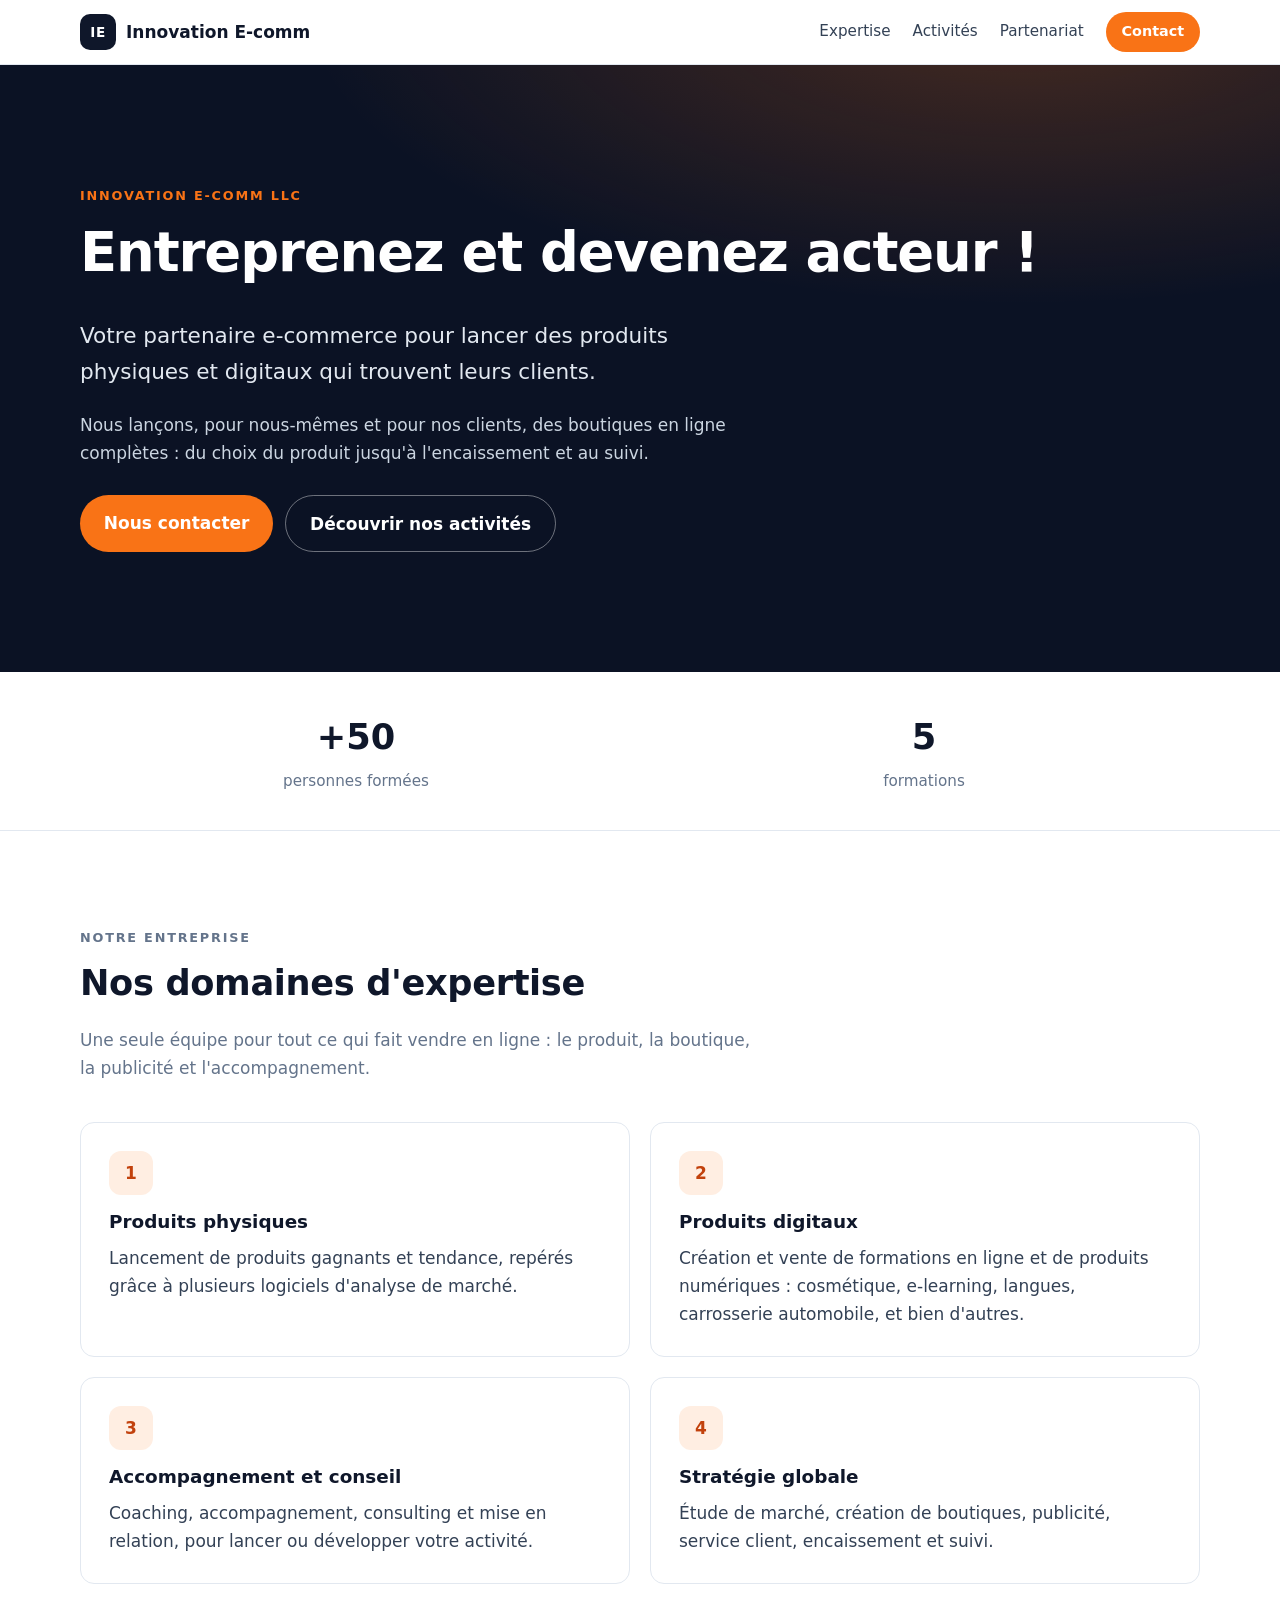
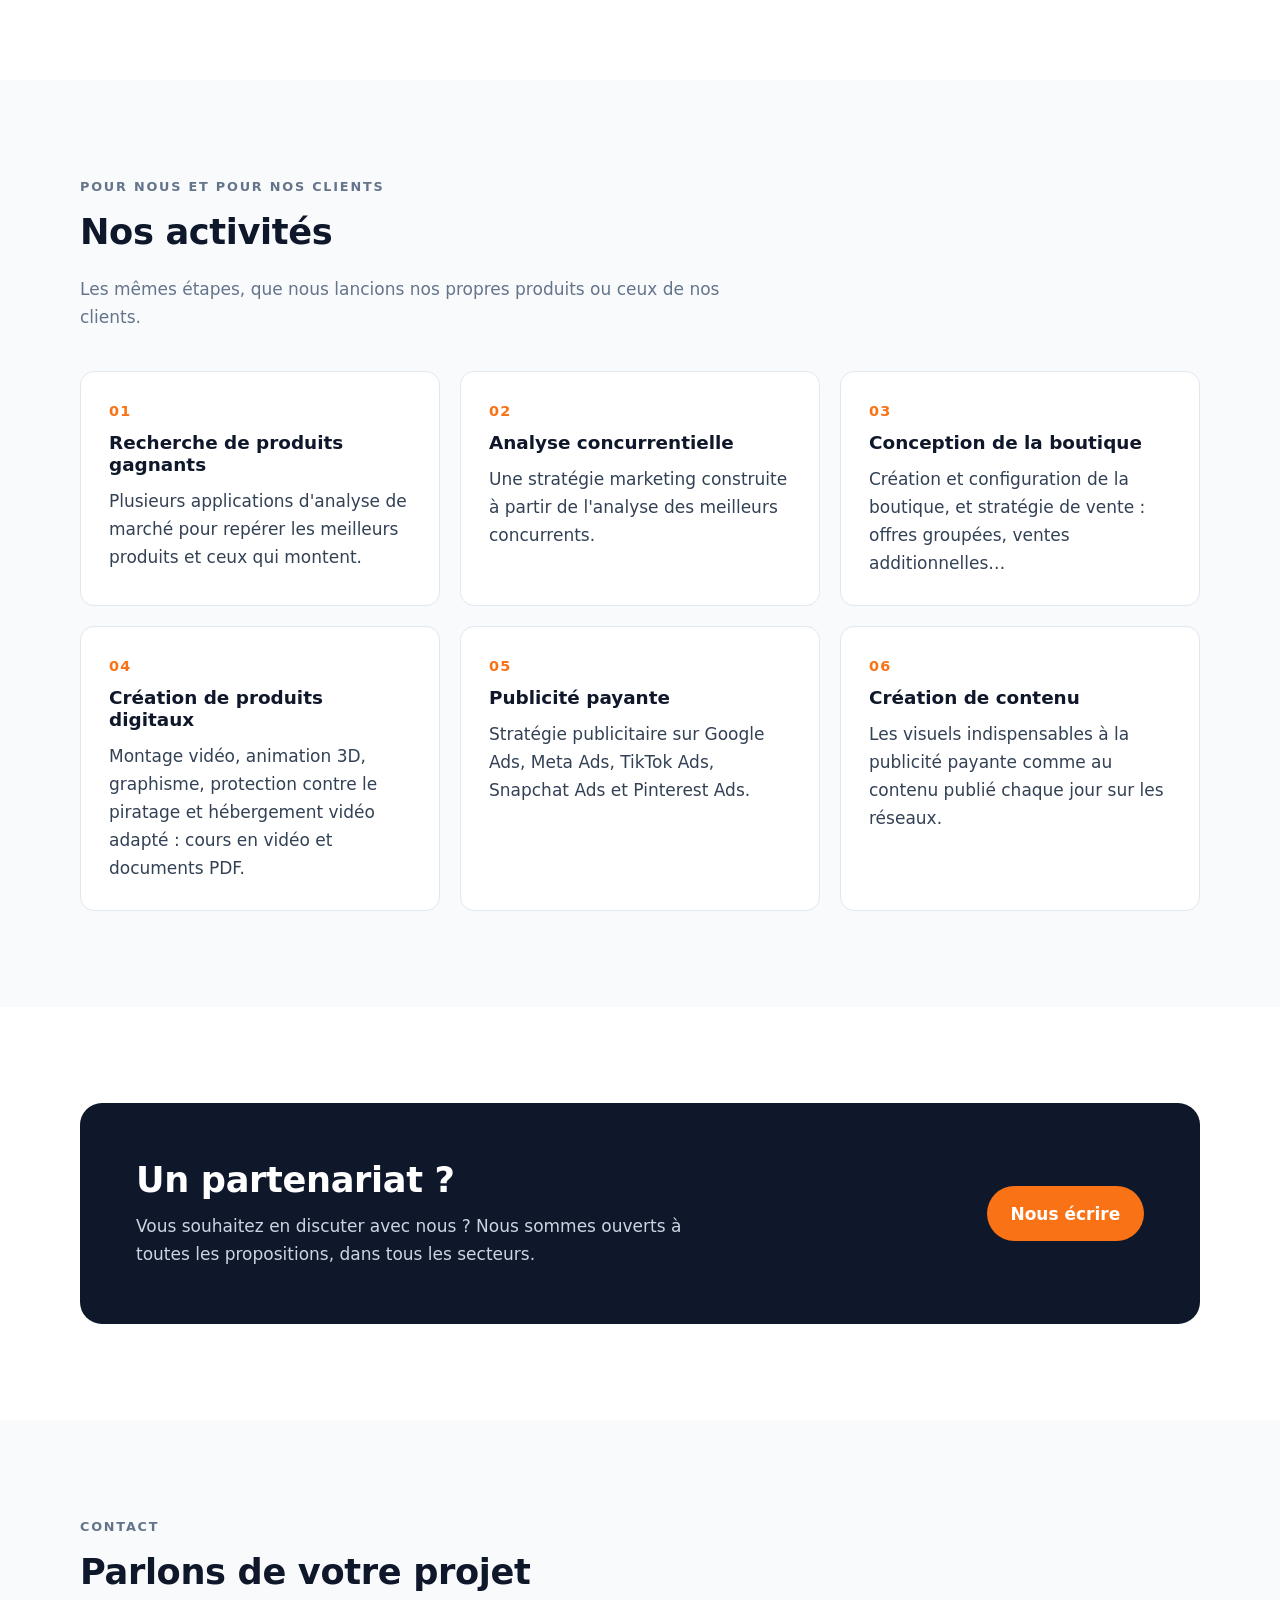
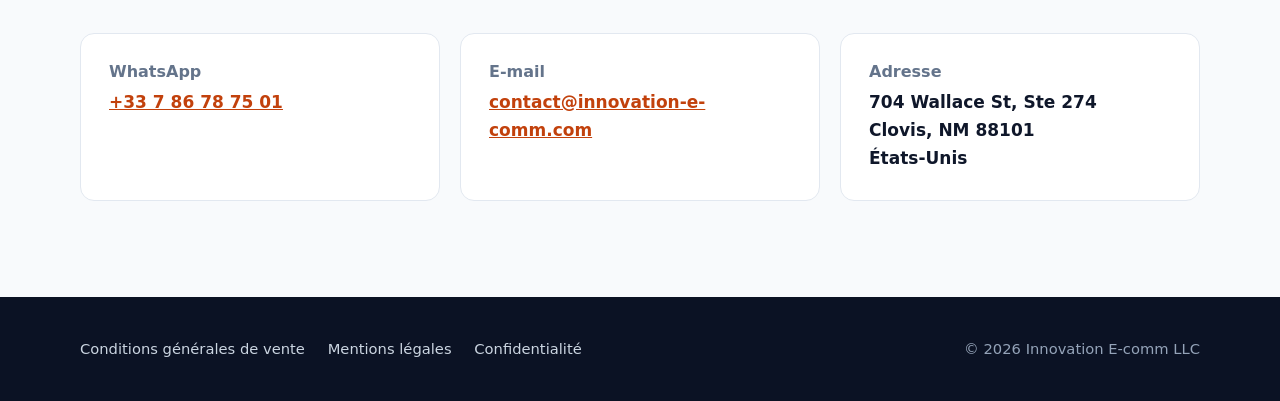
<file: index.html>
<!doctype html>
<html lang="fr">
<head>
  <meta charset="utf-8">
  <meta name="viewport" content="width=device-width, initial-scale=1">
  <title>Innovation E-comm LLC — Entreprenez et devenez acteur !</title>
  <meta name="description" content="Innovation E-comm LLC lance, pour elle-même et pour ses clients, des boutiques en ligne autour de produits physiques et digitaux : formations en ligne, accompagnement, consulting, publicité et création de contenu.">
  <link rel="stylesheet" href="style.css">
  <link rel="icon" href="data:image/svg+xml,%3Csvg xmlns='http://www.w3.org/2000/svg' viewBox='0 0 64 64'%3E%3Crect width='64' height='64' rx='14' fill='%230f172a'/%3E%3Ctext x='32' y='41' font-family='Arial' font-size='24' font-weight='700' fill='%23fff' text-anchor='middle'%3EIE%3C/text%3E%3C/svg%3E">
</head>
<body>
  <header class="entete">
    <div class="conteneur entete-interieur">
      <a href="index.html" class="logo"><span class="logo-marque">IE</span>Innovation E-comm</a>
      <nav class="nav">
        <a href="#expertise">Expertise</a>
        <a href="#activites">Activités</a>
        <a href="#partenariat">Partenariat</a>
        <a href="#contact" class="bouton">Contact</a>
      </nav>
    </div>
  </header>

  <main>
    <section class="hero">
      <div class="conteneur">
        <p class="surtitre">Innovation E-comm LLC</p>
        <h1>Entreprenez et devenez acteur&nbsp;!</h1>
        <p class="chapo">Votre partenaire e-commerce pour lancer des produits physiques et digitaux qui trouvent leurs clients.</p>
        <p>Nous lançons, pour nous-mêmes et pour nos clients, des boutiques en ligne complètes&nbsp;: du choix du produit jusqu'à l'encaissement et au suivi.</p>
        <div class="boutons">
          <a class="bouton" href="#contact">Nous contacter</a>
          <a class="bouton bouton-clair" href="#activites">Découvrir nos activités</a>
        </div>
      </div>
    </section>

    <div class="chiffres">
      <div class="conteneur">
        <div class="chiffre"><strong>+50</strong><span>personnes formées</span></div>
        <div class="chiffre"><strong>5</strong><span>formations</span></div>
      </div>
    </div>

    <section id="expertise">
      <div class="conteneur">
        <div class="intro-section">
          <p class="surtitre">Notre entreprise</p>
          <h2>Nos domaines d'expertise</h2>
          <p>Une seule équipe pour tout ce qui fait vendre en ligne&nbsp;: le produit, la boutique, la publicité et l'accompagnement.</p>
        </div>
        <div class="grille grille-2">
          <article class="carte">
            <span class="pastille">1</span>
            <h3>Produits physiques</h3>
            <p>Lancement de produits gagnants et tendance, repérés grâce à plusieurs logiciels d'analyse de marché.</p>
          </article>
          <article class="carte">
            <span class="pastille">2</span>
            <h3>Produits digitaux</h3>
            <p>Création et vente de formations en ligne et de produits numériques&nbsp;: cosmétique, e-learning, langues, carrosserie automobile, et bien d'autres.</p>
          </article>
          <article class="carte">
            <span class="pastille">3</span>
            <h3>Accompagnement et conseil</h3>
            <p>Coaching, accompagnement, consulting et mise en relation, pour lancer ou développer votre activité.</p>
          </article>
          <article class="carte">
            <span class="pastille">4</span>
            <h3>Stratégie globale</h3>
            <p>Étude de marché, création de boutiques, publicité, service client, encaissement et suivi.</p>
          </article>
        </div>
      </div>
    </section>

    <section id="activites" class="section-alt">
      <div class="conteneur">
        <div class="intro-section">
          <p class="surtitre">Pour nous et pour nos clients</p>
          <h2>Nos activités</h2>
          <p>Les mêmes étapes, que nous lancions nos propres produits ou ceux de nos clients.</p>
        </div>
        <div class="grille grille-3">
          <article class="carte">
            <span class="etape-numero">01</span>
            <h3>Recherche de produits gagnants</h3>
            <p>Plusieurs applications d'analyse de marché pour repérer les meilleurs produits et ceux qui montent.</p>
          </article>
          <article class="carte">
            <span class="etape-numero">02</span>
            <h3>Analyse concurrentielle</h3>
            <p>Une stratégie marketing construite à partir de l'analyse des meilleurs concurrents.</p>
          </article>
          <article class="carte">
            <span class="etape-numero">03</span>
            <h3>Conception de la boutique</h3>
            <p>Création et configuration de la boutique, et stratégie de vente&nbsp;: offres groupées, ventes additionnelles…</p>
          </article>
          <article class="carte">
            <span class="etape-numero">04</span>
            <h3>Création de produits digitaux</h3>
            <p>Montage vidéo, animation 3D, graphisme, protection contre le piratage et hébergement vidéo adapté&nbsp;: cours en vidéo et documents PDF.</p>
          </article>
          <article class="carte">
            <span class="etape-numero">05</span>
            <h3>Publicité payante</h3>
            <p>Stratégie publicitaire sur Google Ads, Meta Ads, TikTok Ads, Snapchat Ads et Pinterest Ads.</p>
          </article>
          <article class="carte">
            <span class="etape-numero">06</span>
            <h3>Création de contenu</h3>
            <p>Les visuels indispensables à la publicité payante comme au contenu publié chaque jour sur les réseaux.</p>
          </article>
        </div>
      </div>
    </section>

    <section id="partenariat">
      <div class="conteneur">
        <div class="bandeau">
          <div>
            <h2>Un partenariat&nbsp;?</h2>
            <p>Vous souhaitez en discuter avec nous&nbsp;? Nous sommes ouverts à toutes les propositions, dans tous les secteurs.</p>
          </div>
          <a class="bouton" href="#contact">Nous écrire</a>
        </div>
      </div>
    </section>

    <section id="contact" class="section-alt">
      <div class="conteneur">
        <div class="intro-section">
          <p class="surtitre">Contact</p>
          <h2>Parlons de votre projet</h2>
        </div>
        <div class="contact-grille">
          <div class="carte">
            <h3>WhatsApp</h3>
            <p><a href="https://wa.me/33786787501">+33 7 86 78 75 01</a></p>
          </div>
          <div class="carte">
            <h3>E-mail</h3>
            <p><a href="mailto:contact@innovation-e-comm.com">contact@innovation-e-comm.com</a></p>
          </div>
          <div class="carte">
            <h3>Adresse</h3>
            <p>704 Wallace St, Ste 274<br>Clovis, NM 88101<br>États-Unis</p>
          </div>
        </div>
      </div>
    </section>
  </main>

  <footer class="pied">
    <div class="conteneur">
      <div>
        <a href="cgv.html">Conditions générales de vente</a>
        <a href="mentions-legales.html">Mentions légales</a>
        <a href="confidentialite.html">Confidentialité</a>
      </div>
      <div>© 2026 Innovation E-comm LLC</div>
    </div>
  </footer>
</body>
</html>
</file>
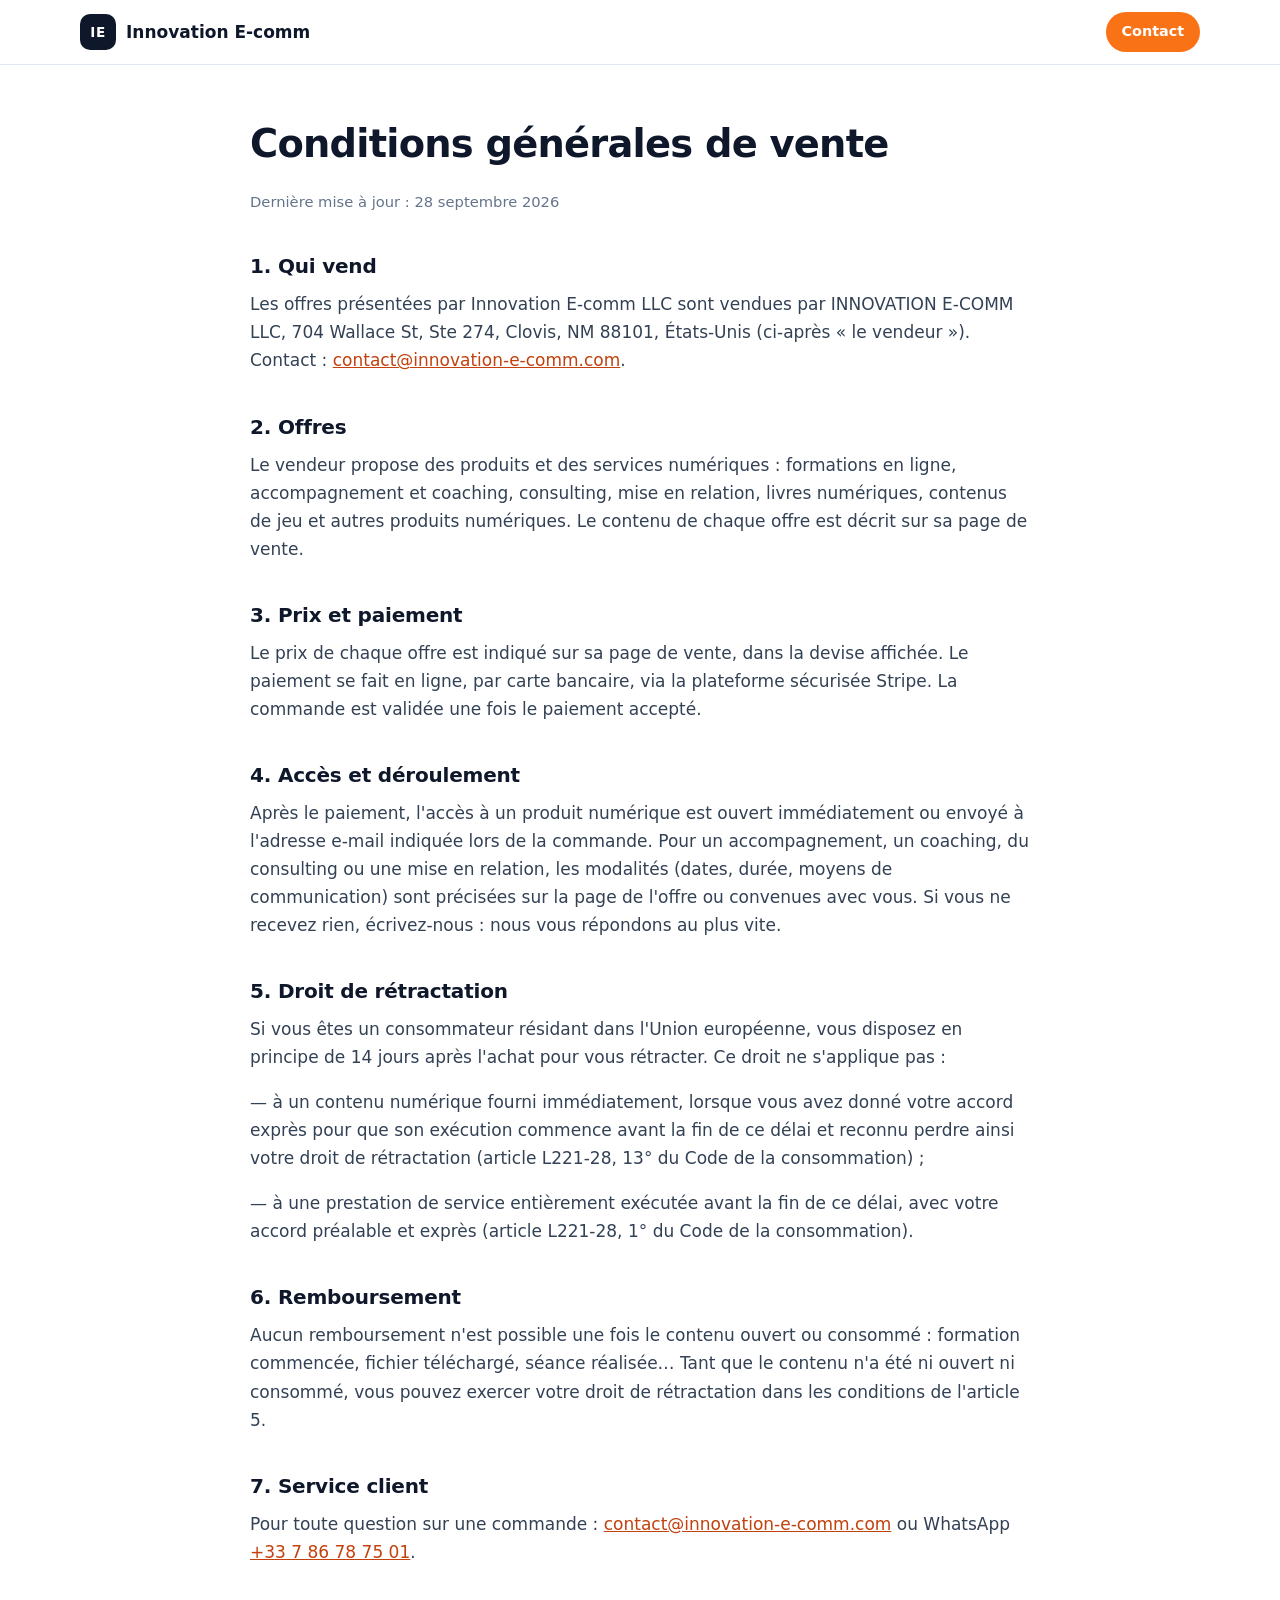
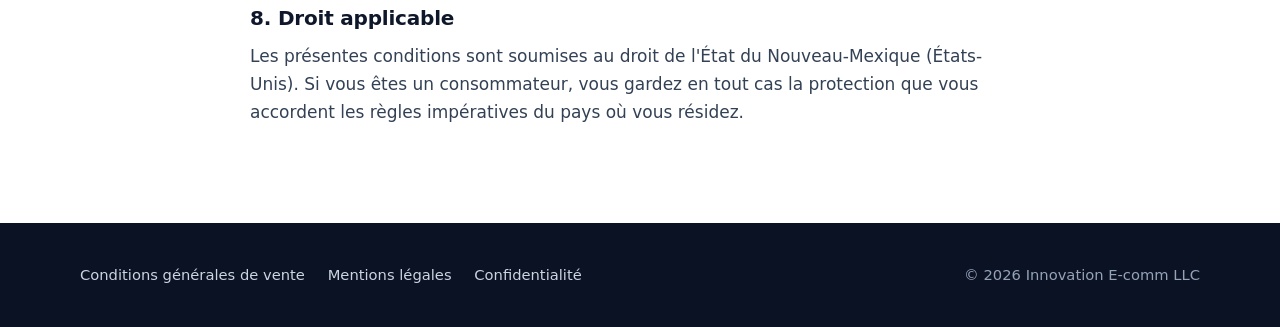
<file: cgv.html>
<!doctype html>
<html lang="fr">
<head>
  <meta charset="utf-8">
  <meta name="viewport" content="width=device-width, initial-scale=1">
  <title>Conditions générales de vente — Innovation E-comm LLC</title>
  <link rel="stylesheet" href="style.css">
</head>
<body>
  <header class="entete">
    <div class="conteneur entete-interieur">
      <a href="index.html" class="logo"><span class="logo-marque">IE</span>Innovation E-comm</a>
      <nav class="nav"><a href="index.html#contact" class="bouton">Contact</a></nav>
    </div>
  </header>

  <main class="page-legale">
    <div class="conteneur">
      <h1>Conditions générales de vente</h1>
      <p class="mise-a-jour">Dernière mise à jour&nbsp;: 28 septembre 2026</p>

      <h2>1. Qui vend</h2>
      <p>Les offres présentées par Innovation E-comm LLC sont vendues par INNOVATION E-COMM LLC, 704 Wallace St, Ste 274, Clovis, NM 88101, États-Unis (ci-après «&nbsp;le vendeur&nbsp;»). Contact&nbsp;: <a href="mailto:contact@innovation-e-comm.com">contact@innovation-e-comm.com</a>.</p>

      <h2>2. Offres</h2>
      <p>Le vendeur propose des produits et des services numériques&nbsp;: formations en ligne, accompagnement et coaching, consulting, mise en relation, livres numériques, contenus de jeu et autres produits numériques. Le contenu de chaque offre est décrit sur sa page de vente.</p>

      <h2>3. Prix et paiement</h2>
      <p>Le prix de chaque offre est indiqué sur sa page de vente, dans la devise affichée. Le paiement se fait en ligne, par carte bancaire, via la plateforme sécurisée Stripe. La commande est validée une fois le paiement accepté.</p>

      <h2>4. Accès et déroulement</h2>
      <p>Après le paiement, l'accès à un produit numérique est ouvert immédiatement ou envoyé à l'adresse e-mail indiquée lors de la commande. Pour un accompagnement, un coaching, du consulting ou une mise en relation, les modalités (dates, durée, moyens de communication) sont précisées sur la page de l'offre ou convenues avec vous. Si vous ne recevez rien, écrivez-nous&nbsp;: nous vous répondons au plus vite.</p>

      <h2>5. Droit de rétractation</h2>
      <p>Si vous êtes un consommateur résidant dans l'Union européenne, vous disposez en principe de 14 jours après l'achat pour vous rétracter. Ce droit ne s'applique pas&nbsp;:</p>
      <p>— à un contenu numérique fourni immédiatement, lorsque vous avez donné votre accord exprès pour que son exécution commence avant la fin de ce délai et reconnu perdre ainsi votre droit de rétractation (article L221-28, 13° du Code de la consommation)&nbsp;;</p>
      <p>— à une prestation de service entièrement exécutée avant la fin de ce délai, avec votre accord préalable et exprès (article L221-28, 1° du Code de la consommation).</p>

      <h2>6. Remboursement</h2>
      <p>Aucun remboursement n'est possible une fois le contenu ouvert ou consommé&nbsp;: formation commencée, fichier téléchargé, séance réalisée… Tant que le contenu n'a été ni ouvert ni consommé, vous pouvez exercer votre droit de rétractation dans les conditions de l'article 5.</p>

      <h2>7. Service client</h2>
      <p>Pour toute question sur une commande&nbsp;: <a href="mailto:contact@innovation-e-comm.com">contact@innovation-e-comm.com</a> ou WhatsApp <a href="https://wa.me/33786787501">+33 7 86 78 75 01</a>.</p>

      <h2>8. Droit applicable</h2>
      <p>Les présentes conditions sont soumises au droit de l'État du Nouveau-Mexique (États-Unis). Si vous êtes un consommateur, vous gardez en tout cas la protection que vous accordent les règles impératives du pays où vous résidez.</p>
    </div>
  </main>

  <footer class="pied">
    <div class="conteneur">
      <div>
        <a href="cgv.html">Conditions générales de vente</a>
        <a href="mentions-legales.html">Mentions légales</a>
        <a href="confidentialite.html">Confidentialité</a>
      </div>
      <div>© 2026 Innovation E-comm LLC</div>
    </div>
  </footer>
</body>
</html>
</file>
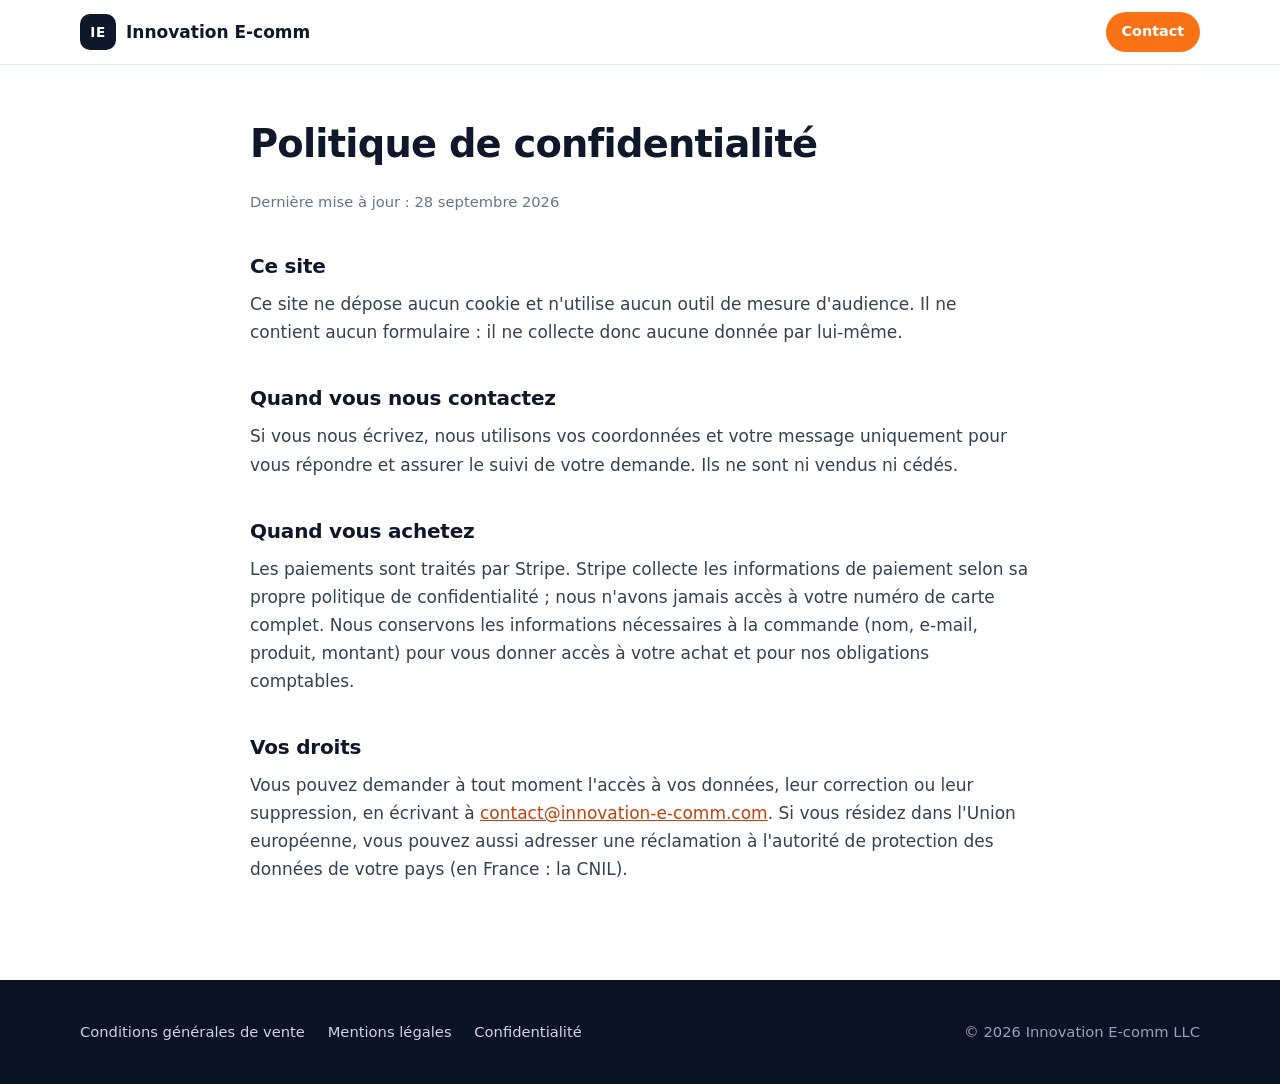
<file: confidentialite.html>
<!doctype html>
<html lang="fr">
<head>
  <meta charset="utf-8">
  <meta name="viewport" content="width=device-width, initial-scale=1">
  <title>Politique de confidentialité — Innovation E-comm LLC</title>
  <link rel="stylesheet" href="style.css">
</head>
<body>
  <header class="entete">
    <div class="conteneur entete-interieur">
      <a href="index.html" class="logo"><span class="logo-marque">IE</span>Innovation E-comm</a>
      <nav class="nav"><a href="index.html#contact" class="bouton">Contact</a></nav>
    </div>
  </header>

  <main class="page-legale">
    <div class="conteneur">
      <h1>Politique de confidentialité</h1>
      <p class="mise-a-jour">Dernière mise à jour&nbsp;: 28 septembre 2026</p>

      <h2>Ce site</h2>
      <p>Ce site ne dépose aucun cookie et n'utilise aucun outil de mesure d'audience. Il ne contient aucun formulaire&nbsp;: il ne collecte donc aucune donnée par lui-même.</p>

      <h2>Quand vous nous contactez</h2>
      <p>Si vous nous écrivez, nous utilisons vos coordonnées et votre message uniquement pour vous répondre et assurer le suivi de votre demande. Ils ne sont ni vendus ni cédés.</p>

      <h2>Quand vous achetez</h2>
      <p>Les paiements sont traités par Stripe. Stripe collecte les informations de paiement selon sa propre politique de confidentialité&nbsp;; nous n'avons jamais accès à votre numéro de carte complet. Nous conservons les informations nécessaires à la commande (nom, e-mail, produit, montant) pour vous donner accès à votre achat et pour nos obligations comptables.</p>

      <h2>Vos droits</h2>
      <p>Vous pouvez demander à tout moment l'accès à vos données, leur correction ou leur suppression, en écrivant à <a href="mailto:contact@innovation-e-comm.com">contact@innovation-e-comm.com</a>. Si vous résidez dans l'Union européenne, vous pouvez aussi adresser une réclamation à l'autorité de protection des données de votre pays (en France&nbsp;: la CNIL).</p>
    </div>
  </main>

  <footer class="pied">
    <div class="conteneur">
      <div>
        <a href="cgv.html">Conditions générales de vente</a>
        <a href="mentions-legales.html">Mentions légales</a>
        <a href="confidentialite.html">Confidentialité</a>
      </div>
      <div>© 2026 Innovation E-comm LLC</div>
    </div>
  </footer>
</body>
</html>
</file>
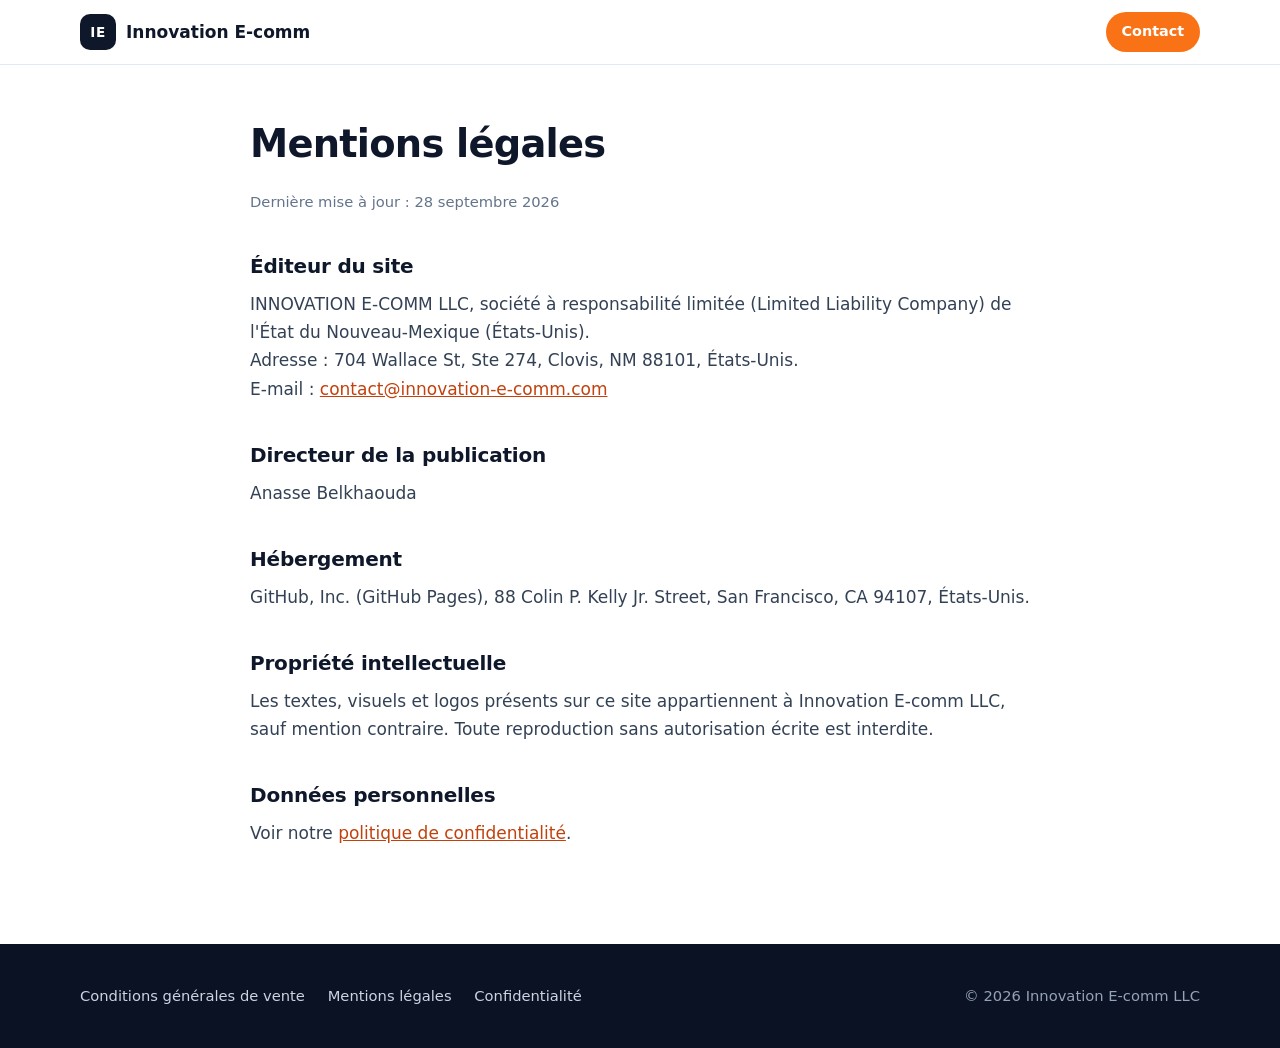
<file: mentions-legales.html>
<!doctype html>
<html lang="fr">
<head>
  <meta charset="utf-8">
  <meta name="viewport" content="width=device-width, initial-scale=1">
  <meta name="robots" content="noindex, nofollow">
  <title>Mentions légales — Innovation E-comm LLC</title>
  <link rel="stylesheet" href="style.css">
</head>
<body>
  <header class="entete">
    <div class="conteneur entete-interieur">
      <a href="index.html" class="logo"><span class="logo-marque">IE</span>Innovation E-comm</a>
      <nav class="nav"><a href="index.html#contact" class="bouton">Contact</a></nav>
    </div>
  </header>

  <main class="page-legale">
    <div class="conteneur">
      <h1>Mentions légales</h1>
      <p class="mise-a-jour">Dernière mise à jour&nbsp;: 28 septembre 2026</p>

      <h2>Éditeur du site</h2>
      <p>INNOVATION E-COMM LLC, société à responsabilité limitée (Limited Liability Company) de l'État du Nouveau-Mexique (États-Unis).<br>
      Adresse&nbsp;: 704 Wallace St, Ste 274, Clovis, NM 88101, États-Unis.<br>
      E-mail&nbsp;: <a href="mailto:contact@innovation-e-comm.com">contact@innovation-e-comm.com</a></p>

      <h2>Directeur de la publication</h2>
      <p>Anasse Belkhaouda</p>

      <h2>Hébergement</h2>
      <p>GitHub, Inc. (GitHub Pages), 88 Colin P. Kelly Jr. Street, San Francisco, CA 94107, États-Unis.</p>

      <h2>Propriété intellectuelle</h2>
      <p>Les textes, visuels et logos présents sur ce site appartiennent à Innovation E-comm LLC, sauf mention contraire. Toute reproduction sans autorisation écrite est interdite.</p>

      <h2>Données personnelles</h2>
      <p>Voir notre <a href="confidentialite.html">politique de confidentialité</a>.</p>
    </div>
  </main>

  <footer class="pied">
    <div class="conteneur">
      <div>
        <a href="cgv.html">Conditions générales de vente</a>
        <a href="mentions-legales.html">Mentions légales</a>
        <a href="confidentialite.html">Confidentialité</a>
      </div>
      <div>© 2026 Innovation E-comm LLC</div>
    </div>
  </footer>
</body>
</html>
</file>
<file: style.css>
:root {
  --encre: #0f172a;
  --texte: #334155;
  --doux: #64748b;
  --fond: #ffffff;
  --fond-alt: #f8fafc;
  --bord: #e2e8f0;
  --accent: #f97316;
  --accent-fonce: #c2410c;
  --nuit: #0b1224;
  --rayon: 14px;
}
* { box-sizing: border-box; }
html { scroll-behavior: smooth; }
body {
  margin: 0;
  font-family: system-ui, -apple-system, "Segoe UI", Roboto, "Helvetica Neue", Arial, sans-serif;
  color: var(--texte);
  background: var(--fond);
  line-height: 1.65;
  font-size: 17px;
}
a { color: var(--accent-fonce); }
h1, h2, h3 { color: var(--encre); line-height: 1.2; margin: 0 0 .6em; }
h1 { font-size: clamp(2.1rem, 5vw, 3.4rem); letter-spacing: -.02em; }
h2 { font-size: clamp(1.6rem, 3.2vw, 2.2rem); letter-spacing: -.01em; }
h3 { font-size: 1.15rem; }
p { margin: 0 0 1em; }
.conteneur { width: min(1120px, 100% - 32px); margin-inline: auto; }

/* En-tête */
.entete { position: sticky; top: 0; z-index: 10; background: rgba(255,255,255,.92); backdrop-filter: blur(8px); border-bottom: 1px solid var(--bord); }
.entete-interieur { display: flex; align-items: center; justify-content: space-between; gap: 16px; min-height: 64px; }
.logo { display: flex; align-items: center; gap: 10px; font-weight: 700; color: var(--encre); text-decoration: none; }
.logo-marque { display: grid; place-items: center; width: 36px; height: 36px; border-radius: 10px; background: var(--encre); color: #fff; font-size: .85rem; letter-spacing: .04em; }
.nav { display: flex; align-items: center; gap: 22px; }
.nav a { color: var(--texte); text-decoration: none; font-size: .95rem; }
.nav a:hover { color: var(--encre); }
@media (max-width: 760px) { .nav a:not(.bouton) { display: none; } }

/* Boutons */
.bouton { display: inline-block; padding: .8em 1.4em; border-radius: 999px; background: var(--accent); color: #fff; font-weight: 600; text-decoration: none; transition: background .15s; }
.bouton:hover { background: var(--accent-fonce); }
.bouton-clair { background: transparent; color: #fff; border: 1px solid rgba(255,255,255,.4); }
.bouton-clair:hover { background: rgba(255,255,255,.1); }
.nav .bouton { color: #fff; padding: .55em 1.1em; font-size: .9rem; }
.boutons { display: flex; flex-wrap: wrap; gap: 12px; margin-top: 28px; }

/* Bandeau d'ouverture */
.hero { background: radial-gradient(1200px 500px at 80% -10%, rgba(249,115,22,.25), transparent 60%), var(--nuit); color: #cbd5e1; padding: clamp(64px, 10vw, 120px) 0; }
.hero h1 { color: #fff; }
.surtitre { text-transform: uppercase; letter-spacing: .14em; font-size: .8rem; font-weight: 700; color: var(--accent); margin-bottom: 14px; }
.chapo { font-size: clamp(1.15rem, 2.2vw, 1.35rem); color: #e2e8f0; max-width: 46ch; }
.hero p:not(.chapo):not(.surtitre) { max-width: 60ch; }

/* Chiffres */
.chiffres { border-bottom: 1px solid var(--bord); }
.chiffres .conteneur { display: grid; grid-template-columns: repeat(2, 1fr); gap: 16px; padding: 36px 0; text-align: center; }
.chiffre strong { display: block; font-size: 2.2rem; color: var(--encre); }
.chiffre span { color: var(--doux); font-size: .95rem; }
@media (max-width: 560px) { .chiffres .conteneur { grid-template-columns: 1fr; } }

/* Sections */
section { padding: clamp(56px, 8vw, 96px) 0; }
.section-alt { background: var(--fond-alt); }
.intro-section { max-width: 62ch; margin-bottom: 40px; }
.intro-section p { color: var(--doux); }
.grille { display: grid; gap: 20px; }
.grille-3 { grid-template-columns: repeat(auto-fit, minmax(300px, 1fr)); }
.grille-2 { grid-template-columns: repeat(2, 1fr); }
@media (max-width: 700px) { .grille-2 { grid-template-columns: 1fr; } }
.carte { background: #fff; border: 1px solid var(--bord); border-radius: var(--rayon); padding: 28px; }
.carte p { margin: 0; }
.pastille { display: inline-grid; place-items: center; width: 44px; height: 44px; border-radius: 12px; background: rgba(249,115,22,.12); color: var(--accent-fonce); font-weight: 700; margin-bottom: 16px; }
.etape-numero { font-weight: 700; color: var(--accent); font-size: .9rem; letter-spacing: .08em; display: block; margin-bottom: 8px; }

/* Partenariat */
.bandeau { background: var(--encre); color: #cbd5e1; border-radius: 22px; padding: clamp(32px, 5vw, 56px); display: flex; flex-wrap: wrap; align-items: center; justify-content: space-between; gap: 24px; }
.bandeau h2 { color: #fff; margin-bottom: .3em; }
.bandeau p { margin: 0; max-width: 52ch; }

/* Contact */
.contact-grille { display: grid; grid-template-columns: repeat(auto-fit, minmax(240px, 1fr)); gap: 20px; }
.contact-grille .carte h3 { font-size: 1rem; color: var(--doux); font-weight: 600; margin-bottom: .4em; }
.contact-grille .carte p { color: var(--encre); font-weight: 600; }

/* Pied de page */
.pied { background: var(--nuit); color: #94a3b8; padding: 40px 0; font-size: .92rem; }
.pied .conteneur { display: flex; flex-wrap: wrap; justify-content: space-between; gap: 16px; }
.pied a { color: #cbd5e1; text-decoration: none; margin-right: 18px; }
.pied a:hover { color: #fff; }

/* Pages légales */
.page-legale { padding: 56px 0 80px; }
.page-legale .conteneur { max-width: 780px; }
.page-legale h1 { font-size: clamp(1.8rem, 4vw, 2.4rem); }
.page-legale h2 { font-size: 1.25rem; margin-top: 2em; }
.page-legale .mise-a-jour { color: var(--doux); font-size: .92rem; }
</file>
